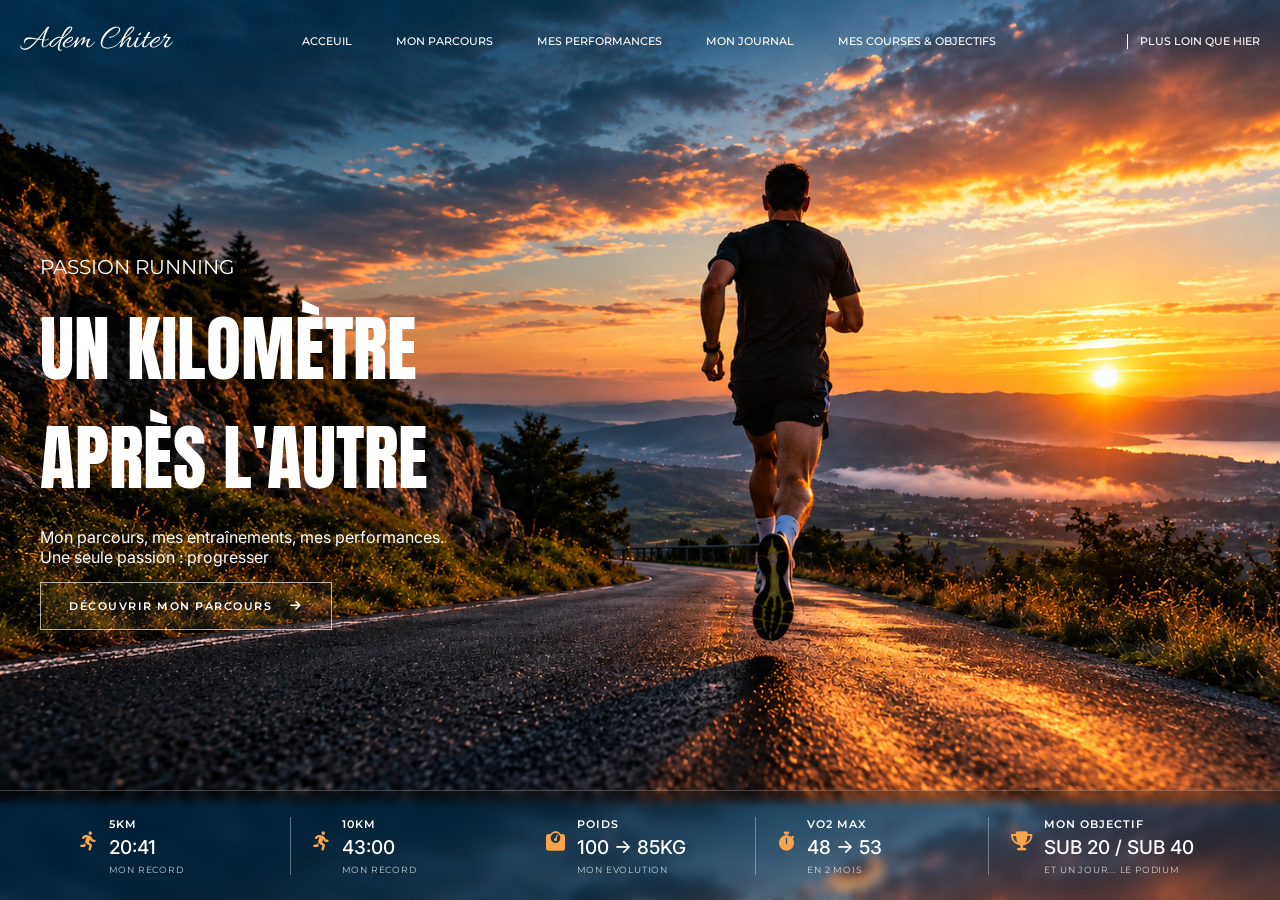
<file: index.html>
<!DOCTYPE html>
<html lang="en">

<head>
    <meta charset="UTF-8">
    <meta name="viewport" content="width=device-width, initial-scale=1.0">
    <title>Passion Running</title>
    <!-- ma feuille de style CSS -->
    <link rel="stylesheet" href="style.css">

    <!-- bibliothèque d'icones FONT AWESOME pour le footer -->
    <link rel="stylesheet" href="https://cdnjs.cloudflare.com/ajax/libs/font-awesome/6.7.2/css/all.min.css">


    <!-- police google font -->

    <link rel="preconnect" href="https://fonts.googleapis.com">
    <link rel="preconnect" href="https://fonts.gstatic.com" crossorigin>
    <link
        href="https://fonts.googleapis.com/css2?family=Allura&family=Anton&family=Inter:ital,opsz,wght@0,14..32,100..900;1,14..32,100..900&family=Montserrat:ital,wght@0,100..900;1,100..900&family=Permanent+Marker&display=swap"
        rel="stylesheet">
</head>

<body>

    <!-- header -->
    <header class=" container flex space-between align-center padding-20">
        <a href="index.html" class="policeAllura52px">Adem Chiter</a>

        <!-- Navigation -->
        <nav>
            <ul class="flex space-between gap-12 policeMontserrat11px transformMajuscule">
                <li class="lien-menu"><a href="index.html">Acceuil</a></li>
                <li class="lien-menu"><a href="mon_parcours.html">Mon parcours</a></li>
                <li class="lien-menu"><a href="#contact">Mes performances</a></li>
                <li class="lien-menu"><a href="#contact">Mon journal</a></li>
                <li class="lien-menu"><a href="#contact">Mes courses & objectifs</a></li>
            </ul>
        </nav>

        <!-- Bouton de contact -->

        <div class="flex align-center gap-12">
            <div class="trait" data-aos="fade-up" data-aos-duration="1500"></div>
            <a class="transformMajuscule policeMontserrat11px">Plus loin que hier</a>

        </div>

    </header>


    <main>


        <!-- section banner -->
        <section class="section-hero flex align-center ">

            <div class="w-33">
                <h1 class="transformMajuscule policeMontserrat20px">Passion running</h1>
                <p class="transformMajuscule margin-top-15 policeAnton72px">Un kilomètre après l'autre</p>

                <p class="margin-top-15 policeInter">Mon parcours, mes entraînements, mes performances.
                </p>
                <p class="policeInter">Une seule passion : progresser</p>

                <a href="mon_parcours.html" class="btn-parcours margin-top-15">
                    DÉCOUVRIR MON PARCOURS
                    <i class="fa-solid fa-arrow-right"></i>
                </a>
            </div>
        </section>

    </main>

    <footer class="flex space-around footer-stats">
        <!-- 5 grosses div -->
        <div class="flex align-center gap-12 stat-item">
            <i class="fa-solid fa-person-running stat-icon"></i>
            <div>
                <p class="stat-label">5KM</p>
                <p class="stat-value">20:41</p>
                <p class="stat-description">MON RECORD</p>
            </div>
        </div>

        <div>

            <div class="flex align-center gap-12 stat-item">
                <i class="fa-solid fa-person-running stat-icon"></i>
                <div>
                    <p class="stat-label">10KM</p>
                    <p class="stat-value">43:00</p>
                    <p class="stat-description">MON RECORD</p>
                </div>
            </div>
        </div>


        <div class="flex align-center gap-12 stat-item">

            <i class="fa-solid fa-weight-scale stat-icon"></i>
            <div>
                <p class="stat-label"> POIDS</p>
                <p class="stat-value">100 → 85KG</p>
                <p class="stat-description">MON EVOLUTION</p>
            </div>
        </div>

        <div class="flex align-center gap-12 stat-item">

            <i class="fa-solid fa-stopwatch stat-icon"></i>
            <div>
                <p class="stat-label">VO2 MAX</p>
                <p class="stat-value">48 → 53</p>
                <p class="stat-description">EN 2 MOIS</p>
            </div>
        </div>


        <div class="flex align-center gap-12 stat-item">
            <i class="fa-solid fa-trophy stat-icon"></i>
            <div>
                <p class="stat-label">MON OBJECTIF</p>
                <p class="stat-value">SUB 20 / SUB 40</p>
                <p class="stat-description">ET UN JOUR... LE PODIUM</p>
            </div>
        </div>
    </footer>
</body>

</html>
</file>
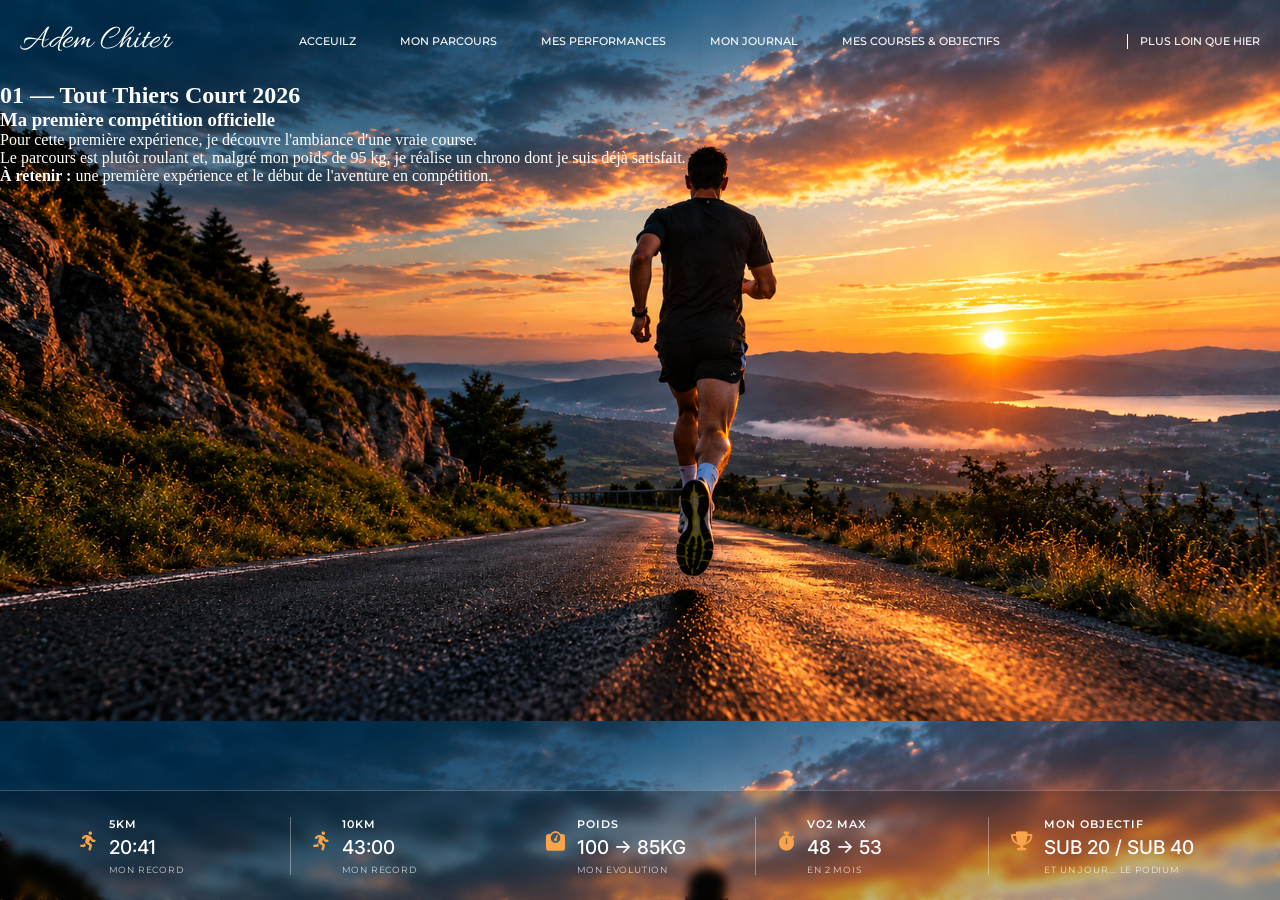
<file: mes_courses.html>
<!DOCTYPE html>
<html lang="en">

<head>
    <meta charset="UTF-8">
    <meta name="viewport" content="width=device-width, initial-scale=1.0">
    <title>Passion Running</title>
    <!-- ma feuille de style CSS -->
    <link rel="stylesheet" href="style.css">

    <!-- bibliothèque d'icones FONT AWESOME pour le footer -->
    <link rel="stylesheet" href="https://cdnjs.cloudflare.com/ajax/libs/font-awesome/6.7.2/css/all.min.css">


    <!-- police google font -->

    <link rel="preconnect" href="https://fonts.googleapis.com">
    <link rel="preconnect" href="https://fonts.gstatic.com" crossorigin>
    <link
        href="https://fonts.googleapis.com/css2?family=Allura&family=Anton&family=Inter:ital,opsz,wght@0,14..32,100..900;1,14..32,100..900&family=Montserrat:ital,wght@0,100..900;1,100..900&family=Permanent+Marker&display=swap"
        rel="stylesheet">
</head>

<body>

    <!-- header -->
    <header class=" container flex space-between align-center padding-20">
        <a href="index.html" class="policeAllura52px">Adem Chiter</a>

        <!-- Navigation -->
        <nav>
            <ul class="flex space-between gap-12 policeMontserrat11px transformMajuscule">
                <li class="lien-menu"><a href="index.html">Acceuilz</a></li>
                <li class="lien-menu"><a href="mon_parcours.html">Mon parcours</a></li>
                <li class="lien-menu"><a href="#contact">Mes performances</a></li>
                <li class="lien-menu"><a href="#contact">Mon journal</a></li>
                <li class="lien-menu"><a href="#contact">Mes courses & objectifs</a></li>
            </ul>
        </nav>

        <!-- Bouton de contact -->

        <div class="flex align-center gap-12">
            <div class="trait" data-aos="fade-up" data-aos-duration="1500"></div>
            <a class="transformMajuscule policeMontserrat11px">Plus loin que hier</a>

        </div>

    </header>


    <main>


        <!-- section banner -->

        <section id="tout-thiers-court">
            <article class="race-card">

                <h2>01 — Tout Thiers Court 2026</h2>

                <h3>Ma première compétition officielle</h3>

                <p>
                    Pour cette première expérience, je découvre
                    l'ambiance d'une vraie course.
                </p>

                <p>
                    Le parcours est plutôt roulant et, malgré
                    mon poids de 95 kg, je réalise un chrono
                    dont je suis déjà satisfait.
                </p>

                <p class="highlight">
                    <strong>À retenir :</strong>
                    une première expérience et le début
                    de l'aventure en compétition.
                </p>

            </article>
        </section>
    </main>

    <footer class="flex space-around footer-stats">
        <!-- 5 grosses div -->
        <div class="flex align-center gap-12 stat-item">
            <i class="fa-solid fa-person-running stat-icon"></i>
            <div>
                <p class="stat-label">5KM</p>
                <p class="stat-value">20:41</p>
                <p class="stat-description">MON RECORD</p>
            </div>
        </div>

        <div>

            <div class="flex align-center gap-12 stat-item">
                <i class="fa-solid fa-person-running stat-icon"></i>
                <div>
                    <p class="stat-label">10KM</p>
                    <p class="stat-value">43:00</p>
                    <p class="stat-description">MON RECORD</p>
                </div>
            </div>
        </div>


        <div class="flex align-center gap-12 stat-item">

            <i class="fa-solid fa-weight-scale stat-icon"></i>
            <div>
                <p class="stat-label"> POIDS</p>
                <p class="stat-value">100 → 85KG</p>
                <p class="stat-description">MON EVOLUTION</p>
            </div>
        </div>

        <div class="flex align-center gap-12 stat-item">

            <i class="fa-solid fa-stopwatch stat-icon"></i>
            <div>
                <p class="stat-label">VO2 MAX</p>
                <p class="stat-value">48 → 53</p>
                <p class="stat-description">EN 2 MOIS</p>
            </div>
        </div>


        <div class="flex align-center gap-12 stat-item">
            <i class="fa-solid fa-trophy stat-icon"></i>
            <div>
                <p class="stat-label">MON OBJECTIF</p>
                <p class="stat-value">SUB 20 / SUB 40</p>
                <p class="stat-description">ET UN JOUR... LE PODIUM</p>
            </div>
        </div>
    </footer>
</body>

</html>
</file>
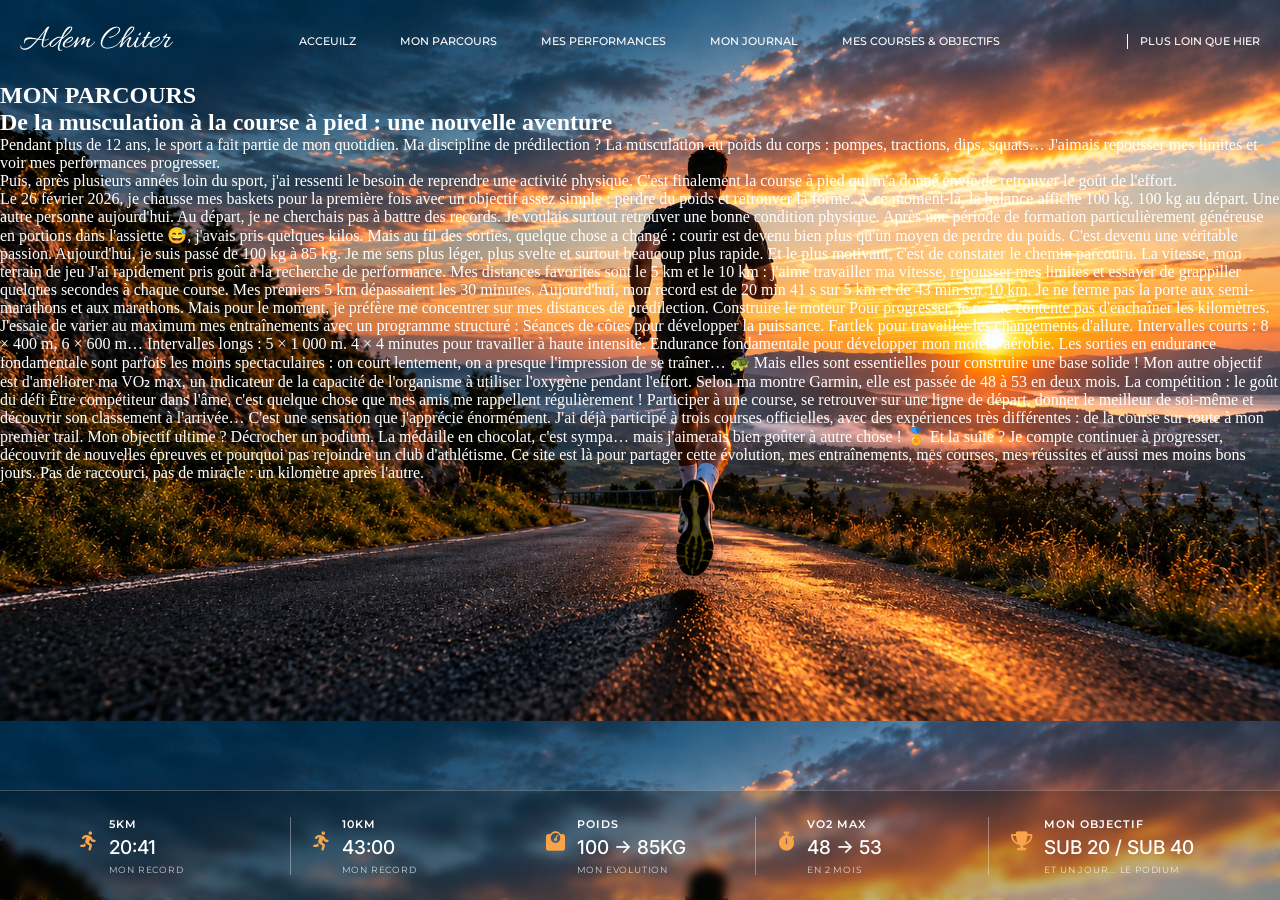
<file: mon_parcours.html>
<!DOCTYPE html>
<html lang="en">

<head>
    <meta charset="UTF-8">
    <meta name="viewport" content="width=device-width, initial-scale=1.0">
    <title>Passion Running</title>
    <!-- ma feuille de style CSS -->
    <link rel="stylesheet" href="style.css">

    <!-- bibliothèque d'icones FONT AWESOME pour le footer -->
    <link rel="stylesheet" href="https://cdnjs.cloudflare.com/ajax/libs/font-awesome/6.7.2/css/all.min.css">


    <!-- police google font -->

    <link rel="preconnect" href="https://fonts.googleapis.com">
    <link rel="preconnect" href="https://fonts.gstatic.com" crossorigin>
    <link
        href="https://fonts.googleapis.com/css2?family=Allura&family=Anton&family=Inter:ital,opsz,wght@0,14..32,100..900;1,14..32,100..900&family=Montserrat:ital,wght@0,100..900;1,100..900&family=Permanent+Marker&display=swap"
        rel="stylesheet">
</head>

<body>

    <!-- header -->
    <header class=" container flex space-between align-center padding-20">
        <a href="index.html" class="policeAllura52px">Adem Chiter</a>

        <!-- Navigation -->
        <nav>
            <ul class="flex space-between gap-12 policeMontserrat11px transformMajuscule">
                <li class="lien-menu"><a href="index.html">Acceuilz</a></li>
                <li class="lien-menu"><a href="mon_parcours.html">Mon parcours</a></li>
                <li class="lien-menu"><a href="#contact">Mes performances</a></li>
                <li class="lien-menu"><a href="#contact">Mon journal</a></li>
                <li class="lien-menu"><a href="#contact">Mes courses & objectifs</a></li>
            </ul>
        </nav>

        <!-- Bouton de contact -->

        <div class="flex align-center gap-12">
            <div class="trait" data-aos="fade-up" data-aos-duration="1500"></div>
            <a class="transformMajuscule policeMontserrat11px">Plus loin que hier</a>

        </div>

    </header>


    <main>


        <!-- section banner -->
        <section class=" ">

            <h1>MON PARCOURS</h1>

            <h2>De la musculation à la course à pied : une nouvelle aventure </h2>


            <p>Pendant plus de 12 ans, le sport a fait partie de mon quotidien. Ma discipline de prédilection ? La
                musculation au poids du corps : pompes, tractions, dips, squats… J'aimais repousser mes limites et voir
                mes
                performances progresser.</p>

            <p>Puis, après plusieurs années loin du sport, j'ai ressenti le besoin de reprendre une activité
                physique.
                C'est finalement la course à pied qui m'a donné envie de retrouver le goût de l'effort.
            </p>

            Le 26 février 2026, je chausse mes baskets pour la première fois avec un objectif assez simple : perdre du
            poids et retrouver la forme.

            À ce moment-là, la balance affiche 100 kg.

            100 kg au départ. Une autre personne aujourd'hui.

            Au départ, je ne cherchais pas à battre des records. Je voulais surtout retrouver une bonne condition
            physique. Après une période de formation particulièrement généreuse en portions dans l'assiette 😅, j'avais
            pris quelques kilos.

            Mais au fil des sorties, quelque chose a changé : courir est devenu bien plus qu'un moyen de perdre du
            poids. C'est devenu une véritable passion.

            Aujourd'hui, je suis passé de 100 kg à 85 kg. Je me sens plus léger, plus svelte et surtout beaucoup plus
            rapide.

            Et le plus motivant, c'est de constater le chemin parcouru.

            La vitesse, mon terrain de jeu

            J'ai rapidement pris goût à la recherche de performance. Mes distances favorites sont le 5 km et le 10 km :
            j'aime travailler ma vitesse, repousser mes limites et essayer de grappiller quelques secondes à chaque
            course.

            Mes premiers 5 km dépassaient les 30 minutes. Aujourd'hui, mon record est de 20 min 41 s sur 5 km et de 43
            min sur 10 km.

            Je ne ferme pas la porte aux semi-marathons et aux marathons. Mais pour le moment, je préfère me concentrer
            sur mes distances de prédilection.

            Construire le moteur

            Pour progresser, je ne me contente pas d'enchaîner les kilomètres. J'essaie de varier au maximum mes
            entraînements avec un programme structuré :

            Séances de côtes pour développer la puissance.

            Fartlek pour travailler les changements d'allure.

            Intervalles courts : 8 × 400 m, 6 × 600 m…

            Intervalles longs : 5 × 1 000 m.

            4 × 4 minutes pour travailler à haute intensité.

            Endurance fondamentale pour développer mon moteur aérobie.

            Les sorties en endurance fondamentale sont parfois les moins spectaculaires : on court lentement, on a
            presque l'impression de se traîner… 🐢 Mais elles sont essentielles pour construire une base solide !

            Mon autre objectif est d'améliorer ma VO₂ max, un indicateur de la capacité de l'organisme à utiliser
            l'oxygène pendant l'effort. Selon ma montre Garmin, elle est passée de 48 à 53 en deux mois.

            La compétition : le goût du défi

            Être compétiteur dans l'âme, c'est quelque chose que mes amis me rappellent régulièrement !

            Participer à une course, se retrouver sur une ligne de départ, donner le meilleur de soi-même et découvrir
            son classement à l'arrivée… C'est une sensation que j'apprécie énormément.

            J'ai déjà participé à trois courses officielles, avec des expériences très différentes : de la course sur
            route à mon premier trail.

            Mon objectif ultime ? Décrocher un podium. La médaille en chocolat, c'est sympa… mais j'aimerais bien goûter
            à autre chose ! 🏅

            Et la suite ?

            Je compte continuer à progresser, découvrir de nouvelles épreuves et pourquoi pas rejoindre un club
            d'athlétisme.

            Ce site est là pour partager cette évolution, mes entraînements, mes courses, mes réussites et aussi mes
            moins bons jours.

            Pas de raccourci, pas de miracle : un kilomètre après l'autre.

        </section>

    </main>

    <footer class="flex space-around footer-stats">
        <!-- 5 grosses div -->
        <div class="flex align-center gap-12 stat-item">
            <i class="fa-solid fa-person-running stat-icon"></i>
            <div>
                <p class="stat-label">5KM</p>
                <p class="stat-value">20:41</p>
                <p class="stat-description">MON RECORD</p>
            </div>
        </div>

        <div>

            <div class="flex align-center gap-12 stat-item">
                <i class="fa-solid fa-person-running stat-icon"></i>
                <div>
                    <p class="stat-label">10KM</p>
                    <p class="stat-value">43:00</p>
                    <p class="stat-description">MON RECORD</p>
                </div>
            </div>
        </div>


        <div class="flex align-center gap-12 stat-item">

            <i class="fa-solid fa-weight-scale stat-icon"></i>
            <div>
                <p class="stat-label"> POIDS</p>
                <p class="stat-value">100 → 85KG</p>
                <p class="stat-description">MON EVOLUTION</p>
            </div>
        </div>

        <div class="flex align-center gap-12 stat-item">

            <i class="fa-solid fa-stopwatch stat-icon"></i>
            <div>
                <p class="stat-label">VO2 MAX</p>
                <p class="stat-value">48 → 53</p>
                <p class="stat-description">EN 2 MOIS</p>
            </div>
        </div>


        <div class="flex align-center gap-12 stat-item">
            <i class="fa-solid fa-trophy stat-icon"></i>
            <div>
                <p class="stat-label">MON OBJECTIF</p>
                <p class="stat-value">SUB 20 / SUB 40</p>
                <p class="stat-description">ET UN JOUR... LE PODIUM</p>
            </div>
        </div>
    </footer>
</body>

</html>
</file>
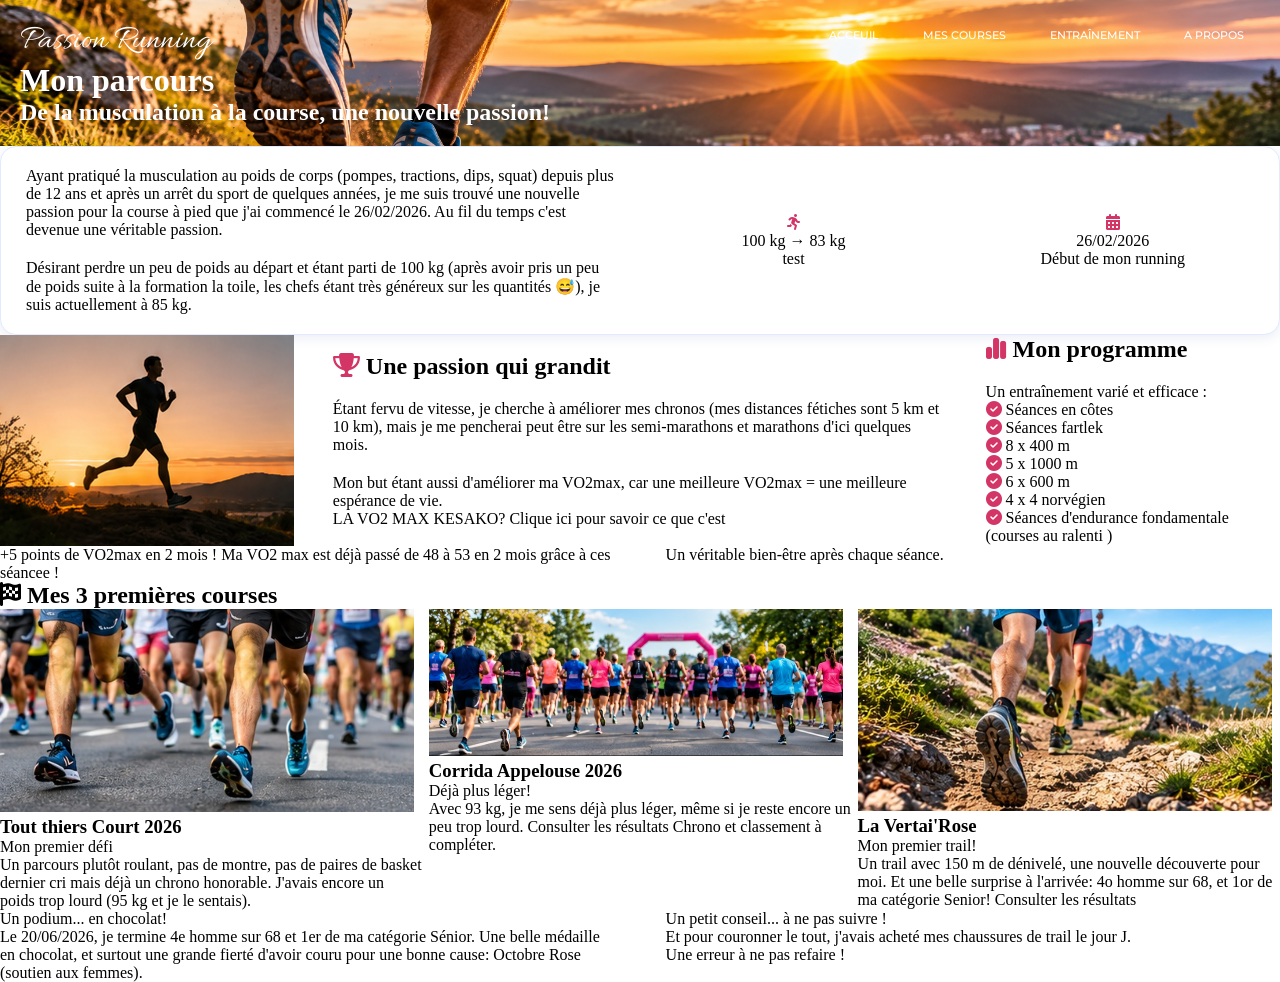
<file: mon_parcours2.html>
<!DOCTYPE html>
<html lang="en">

<head>
    <meta charset="UTF-8">
    <meta name="viewport" content="width=device-width, initial-scale=1.0">
    <title>Passion Running</title>
    <!-- ma feuille de style CSS -->
    <link rel="stylesheet" href="style.css">

    <!-- bibliothèque d'icones FONT AWESOME pour le footer -->
    <link rel="stylesheet" href="https://cdnjs.cloudflare.com/ajax/libs/font-awesome/6.7.2/css/all.min.css">


    <!-- police google font -->

    <link rel="preconnect" href="https://fonts.googleapis.com">
    <link rel="preconnect" href="https://fonts.gstatic.com" crossorigin>
    <link
        href="https://fonts.googleapis.com/css2?family=Allura&family=Anton&family=Inter:ital,opsz,wght@0,14..32,100..900;1,14..32,100..900&family=Montserrat:ital,wght@0,100..900;1,100..900&family=Permanent+Marker&display=swap"
        rel="stylesheet">
</head>

<body class="body2">

    <!-- header -->
    <header class="padding-20 hero2">

        <div class="flex space-between">
            <a href="index.html" class="policeAllura52px">Passion Running</a>

            <!-- Navigation -->
            <nav>
                <ul class="flex space-between gap-12 policeMontserrat11px transformMajuscule">
                    <li class="lien-menu"><a href="index.html">Acceuil</a></li>
                    <li class="lien-menu"><a href="mon_parcours.html">Mes courses</a></li>
                    <li class="lien-menu"><a href="#contact"> Entraînement</a></li>
                    <li class="lien-menu"><a href="#contact">A propos</a></li>
                </ul>
            </nav>
        </div>
        <h1>Mon parcours</h1>
        <h2>De la musculation à la course, une nouvelle passion!</h2>


    </header>

    <main>

        <!-- section 1 -->
        <section class="flex space-between align-center cadre1">


            <div class="w-48 ">
                <p>Ayant pratiqué la musculation au poids de corps (pompes, tractions, dips, squat) depuis
                    plus
                    de 12 ans et
                    après un arrêt du sport de quelques années, je me suis trouvé une nouvelle passion pour la course à
                    pied
                    que
                    j'ai commencé le 26/02/2026. Au fil du temps c'est devenue une véritable passion.
                </p>
                <p class="padding-top-20">Désirant perdre un peu de poids au départ et étant parti de 100 kg (après
                    avoir pris un peu de poids
                    suite à
                    la formation la toile, les chefs étant très généreux sur les quantités 😅), je suis actuellement à
                    85
                    kg.
                </p>
            </div>
            <div class="textCenter">
                <i class="fa-solid fa-person-running couleurFramboise"></i>
                <p>100 kg → 83 kg</p>
                <p>test</p>
            </div>


            <div class="w-23 textCenter">

                <i class="fa-solid fa-calendar-days couleurFramboise"></i>
                <p> 26/02/2026</p>
                <p>Début de mon running</p>
            </div>
        </section>

        <section class="flex space-between align-center">

            <img src="assets/coureur1.png" alt="coureur" class="w-23">
            <div class="w-48">

                <h2> <i class="fa-solid fa-trophy couleurFramboise"></i> Une passion qui grandit</h2>
                <p class="margin-top-20">Étant fervu de vitesse, je cherche à améliorer mes chronos (mes distances
                    fétiches sont 5 km et 10
                    km), mais je me pencherai peut être sur les semi-marathons et marathons d'ici quelques mois.
                </p>
                <p class="margin-top-20">Mon but étant aussi d'améliorer ma VO2max, car une meilleure VO2max = une
                    meilleure espérance de
                    vie.
                </p>

                <p>LA VO2 MAX KESAKO?
                    Clique ici pour savoir ce que c'est</p>
            </div>

            <div class="w-23">
                <h2> <i class="fa-solid fa-chart-simple couleurFramboise"></i> Mon programme</h2>
                <p class="margin-top-20"> Un entraînement varié et efficace :</p>
                <p><i class="fa-solid fa-circle-check couleurFramboise"></i> Séances en côtes </p>
                <p><i class="fa-solid fa-circle-check couleurFramboise"></i> Séances fartlek</p>
                <p><i class="fa-solid fa-circle-check couleurFramboise"></i> 8 x 400 m</p>
                <p><i class="fa-solid fa-circle-check couleurFramboise"></i> 5 x 1000 m</p>
                <p><i class="fa-solid fa-circle-check couleurFramboise"></i> 6 x 600 m</p>
                <p><i class="fa-solid fa-circle-check couleurFramboise"></i> 4 x 4 norvégien</p>
                <p><i class="fa-solid fa-circle-check couleurFramboise"></i> Séances d'endurance fondamentale (courses
                    au ralenti )</p>
            </div>

        </section>

        <section class="flex space-between">

            <p class="w-48">+5 points de VO2max en 2 mois !
                Ma VO2 max est déjà passé de 48 à 53 en 2 mois grâce à ces séancee ! </p>
            <p class="w-48">Un véritable bien-être après chaque séance.</p>
        </section>


        <section>

            <h2> <i class="fa-solid fa-flag-checkered"></i> Mes 3 premières courses</h2>
            <div class="flex space-between">

                <div class="w-33">

                    <img src="assets/tout_thiers_court.png" alt="Tout thiers court 2026" class="w-98">
                    <h3>Tout thiers Court 2026</h3>
                    <p>Mon premier défi</p>
                    <p>
                        Un parcours plutôt roulant, pas de montre, pas de paires de basket dernier cri mais déjà un
                        chrono
                        honorable. J'avais encore un poids trop lourd (95 kg et je le sentais). </p>
                </div>


                <div class="w-33">
                    <img src="assets/corrida_appelouse.png" alt="corrida appelouse 2026" class="w-98">
                    <h3>Corrida Appelouse 2026</h3>
                    <p>Déjà plus léger!</p>
                    <p>

                        Avec 93 kg, je me sens déjà plus léger, même si je reste encore un peu trop lourd.
                        Consulter les résultats Chrono et classement à compléter. </p>
                </div>

                <div class="w-33">
                    <img src="assets/trail_vertairose.png" alt="la vertai'rose 2026" class="w-98">
                    <h3>La Vertai'Rose</h3>
                    <p>Mon premier trail!</p>
                    <p>


                        Un trail avec 150 m de dénivelé, une nouvelle découverte pour moi. Et une belle surprise à
                        l'arrivée: 4o homme sur 68, et 1or de ma catégorie Senior!
                        Consulter les résultats </p>
                </div>
            </div>

        </section>

        <section class="flex space-between">

            <div class="w-48">
                <p>
                    Un podium... en chocolat!

                </p>

                <p> Le 20/06/2026, je termine 4e homme sur 68 et 1er de ma catégorie Sénior. Une belle médaille en
                    chocolat, et surtout une grande fierté d'avoir couru pour une bonne cause: Octobre Rose (soutien aux
                    femmes).</p>
            </div>
            <div class="w-48">
                <p>Un petit conseil... à ne pas suivre !
                </p>

                <p> Et pour couronner le tout, j'avais acheté mes chaussures de trail le jour J.
                </p>

                <p> Une erreur à ne pas refaire !</p>
            </div>
        </section>
    </main>


    <footer class="">

    </footer>
</body>

</html>
</file>
<file: style.css>
/* RESET : permet d'effacer le style par défaut imposé par le navigateur */
* {
    box-sizing: border-box;
    margin: 0;
    padding: 0;
}

/* CLASSES FONCTIONELLES FLEX BOX */

/* rendre flexible un parent*/
.flex {
    display: flex;
    /* rend flexible les enfants*/
    flex-wrap: wrap;
    /* si les enfants ne rentre pas à côte à côte, tu les renvoies à la ligne */
}

.space-between {
    justify-content: space-between;
    /* créer un espace entre les enfants */
}

.space-around {
    justify-content: space-around;
}

.space-evenly {
    justify-content: space-evenly;
}

/* alignement horizontal */
.justify-center {
    justify-content: center;
}

.flex-end {
    justify-content: flex-end;
}

.flex-start {
    justify-content: flex-start;
}


/* alignement vertical */

.align-center {
    align-items: center;
}

.align-end {
    align-items: end;
}

/* aligner horizontalement du texte (ou une image qui se comporte comme du texte)*/
.textCenter {
    text-align: center;
}


/* GAP */
.gap-10 {
    gap: 10px;
}

.gap-12 {
    gap: 12px;
}

/* CLASSES DE DIMENSIONS (classes de largeur)*/

.w-15 {
    width: 15%;
}

.w-23 {
    width: 23%;
}

.w-30 {
    width: 30%;
}

.w-33 {
    width: 33%;
}

.w-40 {
    width: 40%;
}

.w-45 {
    width: 45%;
}

.w-48 {
    width: 48%;
}

.w-73 {
    width: 73%;
}

.w-98 {
    width: 98%;
}

/* classes margin / padding pour aérer ma page */
.margin-top-5 {
    margin-top: 6px;
}

.margin-top-6 {
    margin-top: 6px;
}

.margin-top-10 {
    margin-top: 10px;
}

.margin-top-15 {
    margin-top: 15px;
}

.margin-top-20 {
    margin-top: 20px;
}

.margin-top-30 {
    margin-top: 30px;
}

.margin-top-40 {
    margin-top: 40px;
}


.margin-top-50 {
    margin-top: 50px;
}

.margin-top-100 {
    margin-top: 100px;
}

.margin-bottom-50 {
    margin-bottom: 50px;
}


.padding-top-20 {
    padding-top: 20px;
}

.padding-top-40 {
    padding-top: 40px;
}


.padding-top-50 {
    padding-top: 50px;
}

.padding-top-100 {
    padding-top: 100px;
}

.padding-bottom-50 {
    padding-bottom: 50px;
}

.padding-20 {
    padding: 20px;
}

.padding-40 {
    padding: 40px;
}

.padding-50 {
    padding: 50px;
}


/* ------------------------------
----------- TEXTES --------------
------------------------------*/

/* supprimer les soulignements de mes liens */
a {
    text-decoration: none;
    color: white;
}

/* enlever les puces des listes à puces*/
header ul {
    list-style: none;
}



body {
    background-image: url(assets/coureur.png);
    background-size: cover;
    color: white;
}

.body2 {
    background-image: none;
    background-color: white;
    color: black;
}

.transformMajuscule {
    text-transform: uppercase;
}

/* trait marron à coté de mes h3 dans section 1 et section 3*/
.trait {
    background-color: white;
    height: 15px;
    width: 1px;
}

.policeAnton {
    font-family: "Anton", sans-serif;
    font-weight: 400;
    font-size: 64px;
}

.policeAllura {
    font-family: "Allura", cursive;
    font-weight: 400;
    font-size: 34px;
}

.policeAllura52px {
    font-family: "Allura", cursive;
    font-size: 34px;
}

.policePermanentMarker {
    font-family: "Permanent Marker", cursive;
    font-weight: 400;
    font-size: 64px;
}

.policeInter {
    font-family: "Inter", sans-serif;
    font-size: 16px;
    font-weight: 400;
}


.policeMontserrat11px {
    font-family: "Montserrat", sans-serif;
    font-size: 11px;
    font-weight: 500;
}

.policeMontserrat20px {
    font-family: "Montserrat", sans-serif;
    font-size: 20px;
    font-weight: 400;
}

.policeAnton72px {
    font-family: "Anton", sans-serif;
    font-weight: 400;
    font-size: 72px;
}

/* Style de base pour les liens */
.lien-menu {
    position: relative;
    /* Indispensable pour positionner la ligne */
    text-decoration: none;
    color: #333;
    /* Couleur de votre texte */
    font-weight: 500;
    padding: 8px 16px;
    transition: color 0.3s ease;
}

/* Création de la ligne de surlignage cachée par défaut */
.lien-menu::after {
    content: '';
    position: absolute;
    bottom: 0;
    left: 50%;
    /* Part du centre (mettez 0 si vous voulez qu'elle parte de la gauche) */
    transform: translateX(-50%);
    /* Aligne parfaitement au centre */
    width: 0;
    /* Épaisseur initiale invisible */
    height: 3px;
    /* Épaisseur de votre ligne de surlignage */
    background-color: white;
    /* Couleur de votre surlignage (ex: bleu) */
    transition: width 0.3s ease;
    /* Rend l'effet fluide et propre */
}

/* Effet au survol (Hover) */
.lien-menu:hover {
    color: white;
    /* Optionnel : le texte change aussi de couleur */
}

.lien-menu:hover::after {
    width: 80%;
    /* La ligne se déploie (ajustez à 100% si vous voulez toute la largeur) */
}

.section-hero {

    height: 80vh;
    padding-left: 40px;
    position: relative;
    display: flex;
    align-items: center;
}


/* FOOTER */
.footer-stats {
    position: absolute;
    /*en bas de l'écran*/
    bottom: 0;
    left: 0;
    width: 100%;
    min-height: 110px;

    display: grid;
    grid-template-columns: repeat(5, 1fr);
    align-items: center;

    padding: 20px 4.5%;

    /* Effet verre plus transparent */
    background: rgba(5, 8, 10, 0.25);
    backdrop-filter: blur(5px);
    -webkit-backdrop-filter: blur(5px);

    border-top: 1px solid rgba(255, 255, 255, 0.22);

    z-index: 10;
}

/* Chaque statistique */

.stat-item {
    padding: 0 22px;
    min-height: 58px;


    border-right: 1px solid rgba(255, 255, 255, 0.35);
}

.stat-item:last-child {
    border-right: none;
}

/* Petit titre */

.stat-label {
    font-family: 'Montserrat', sans-serif;
    font-size: 11px;
    font-weight: 600;
    letter-spacing: 1px;
    color: #FFFFFF;
    text-transform: uppercase;
}

/* Valeur principale */

.stat-value {
    font-family: 'Inter', sans-serif;
    font-size: 19px;
    font-weight: 500;
    color: #FFFFFF;
    margin-top: 5px;
}

/* Description */

.stat-description {
    font-family: 'Montserrat', sans-serif;
    font-size: 9px;
    font-weight: 400;
    letter-spacing: 0.8px;
    color: rgba(255, 255, 255, 0.75);
    margin-top: 5px;
    text-transform: uppercase;
}

.stat-icon {
    font-size: 19px;
    color: #F9A44B;
    margin-bottom: 9px;
}

/* BOUTON DECOUVRIR MON PARCOURS */
.btn-parcours {
    display: inline-flex;
    align-items: center;
    gap: 18px;

    padding: 16px 28px;

    border: 1px solid rgba(255, 255, 255, 0.65);
    background: rgba(255, 255, 255, 0.04);

    color: #FFFFFF;
    text-decoration: none;

    font-family: 'Montserrat', sans-serif;
    font-size: 11px;
    font-weight: 600;
    letter-spacing: 1.5px;

    text-transform: uppercase;

    transition: all 0.3s ease;
}

/* Effet au survol */
.btn-parcours:hover {
    background: #F9A44B;
    border-color: #F9A44B;
    color: #07131D;
    transform: translateY(-3px);
}

/* Animation de la flèche */
.btn-parcours i {
    font-size: 12px;
    transition: transform 0.3s ease;
}

.btn-parcours:hover i {
    transform: translateX(5px);
}

.hero2 {
    background-image: url("assets/course_header.png");
    background-size: cover;
    background-position: center;
    background-repeat: no-repeat;
    color: white;
}

.cadre1 {
    background-color: #ffffff;
    border: 1px solid #e2eaff;
    border-radius: 16px;
    padding: 20px 25px;
    box-shadow: 0 3px 12px rgba(50, 80, 150, 0.10);
}

.couleurFramboise {
    color: #D33567;
}
</file>
